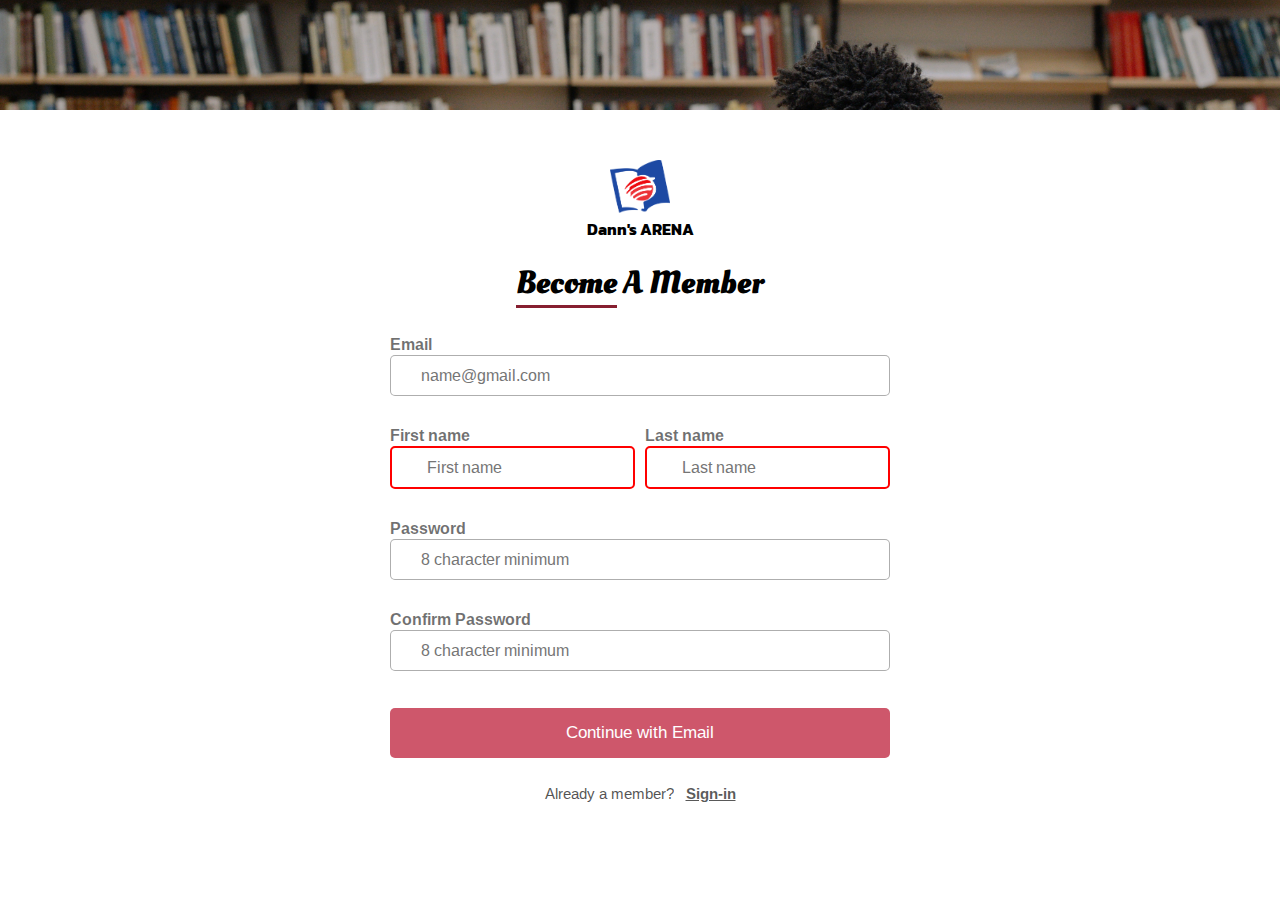
<file: index.html>
<!DOCTYPE html>
<html lang="en">
<head>
    <meta charset="UTF-8">
    <meta name="viewport" content="width=device-width, initial-scale=1.0">
    <title>signup</title>
    <link rel="stylesheet" href="sign-up.css">
   
    <link rel="preconnect" href="https://fonts.googleapis.com">
<link rel="preconnect" href="https://fonts.gstatic.com" crossorigin>
<link href="https://fonts.googleapis.com/css2?family=Alkatra&family=Arimo:wght@400;700&family=Bad+Script&family=Bebas+Neue&family=Cabin+Condensed&family=Caveat&family=Foldit:wght@100&family=Heebo:wght@200&family=Indie+Flower&family=Kanit:wght@300&family=Lato:wght@300&family=Marck+
Script&family=Montserrat:wght@100;200&family=Nunito:wght@200;300;400;600;800&family=Oleo+Script&family=Open+Sans:ital,wght@1,300&family=Oswald:wght@300;400&family=PT+Sans:ital,wght@0,400;0,700;1,400&family=Poppins&family=Roboto:ital,wght@0,100;0,300;0,400;0,500;0,900;1,100&family=Rubik+Pixels&family=Titillium+Web:ital,wght@0,300;0,700;1,400&display=swap" rel="stylesheet">
<link rel="stylesheet" href="https://unicons.iconscout.com/release/v4.0.8/css/line.css">
<script defer  src="sign.js"></script>
</head>
<body>
    <!-- <div class="loader_bg">
        <div class="loader">

        </div>
    </div> -->
    <div class="container">
        
        <div class="bg">

        </div>
        
        <form action="thanks.html"  id="form">
            <div class="mylogo">
                <img src="img/school.png" class="logo" alt="" width=60px /><h4 class="top">Dann's ARENA</h4>
                <h3 class="heading"><span class="bb">Become</span> a member</h3>
              </div>
              <div class="form-page">
                <div class="input-box other">
                    <label for="email">Email</label><br>
                    <input type="email" name="email" id="email" placeholder="name@gmail.com">

                </div>
                <div class="input-box flex-input">
                    <div class="fname">
                        <label for="fname">First name</label><br>
                        <input type="text" name="fname" id="fname" required placeholder="First name">

                    </div>
                    <div class="lname">
                        <label for="lname">Last name</label><br>
                        <input type="text" name="lname" id="lname" required placeholder="Last name">
                        
                    </div>
                </div>
                <div class="input-box other">
                    <label for="password">Password</label><br>
                    <input type="password" name="password" id="password" placeholder="8 character minimum">
                    
                </div>

                <div class="input-box other">
                    <label for="cpassword">Confirm Password</label><br>
                    <input type="password" name="cpassword" id="cpassword" placeholder="8 character minimum">
                    <p id="msg-box"></p>
                </div>

                <div class="submit">
                    <input type="submit" id="submit-btn" value="Continue with Email">
                </div>
                <div class="alt">
                    <h5>Already a member?<span>&nbsp; &nbsp;<a href="#">Sign-in</a></span></h5>
                </div>
              </div>
        </form>
    </div>
    <!-- <script src="https://smtpjs.com/v3/smtp.js"></script>
    <script>
        function sendEmail() {
            Email.send({
    Host : "smtp.elasticemail.com",
    Username : "chikeziec02@gmail.com",
    Password : 'biyw vniz yacc pzuv',
    To : 'chibueze.chikezie06@gmail.com ',
    From : document.getElementById('email').value,
    Subject : "New Contact Form Enquiry",
    Body : "And this is the body"
}).then(
  message => alert(message)
);
        }
    </script> -->

<script src="http://code.jquery.com/jquery-2.2.1.min.js"></script>
<script>
    setTimeout(function () {
        $('.loader_bg').fadeToggle();
    }, 5000);
</script>

</body>
</html>
</file>
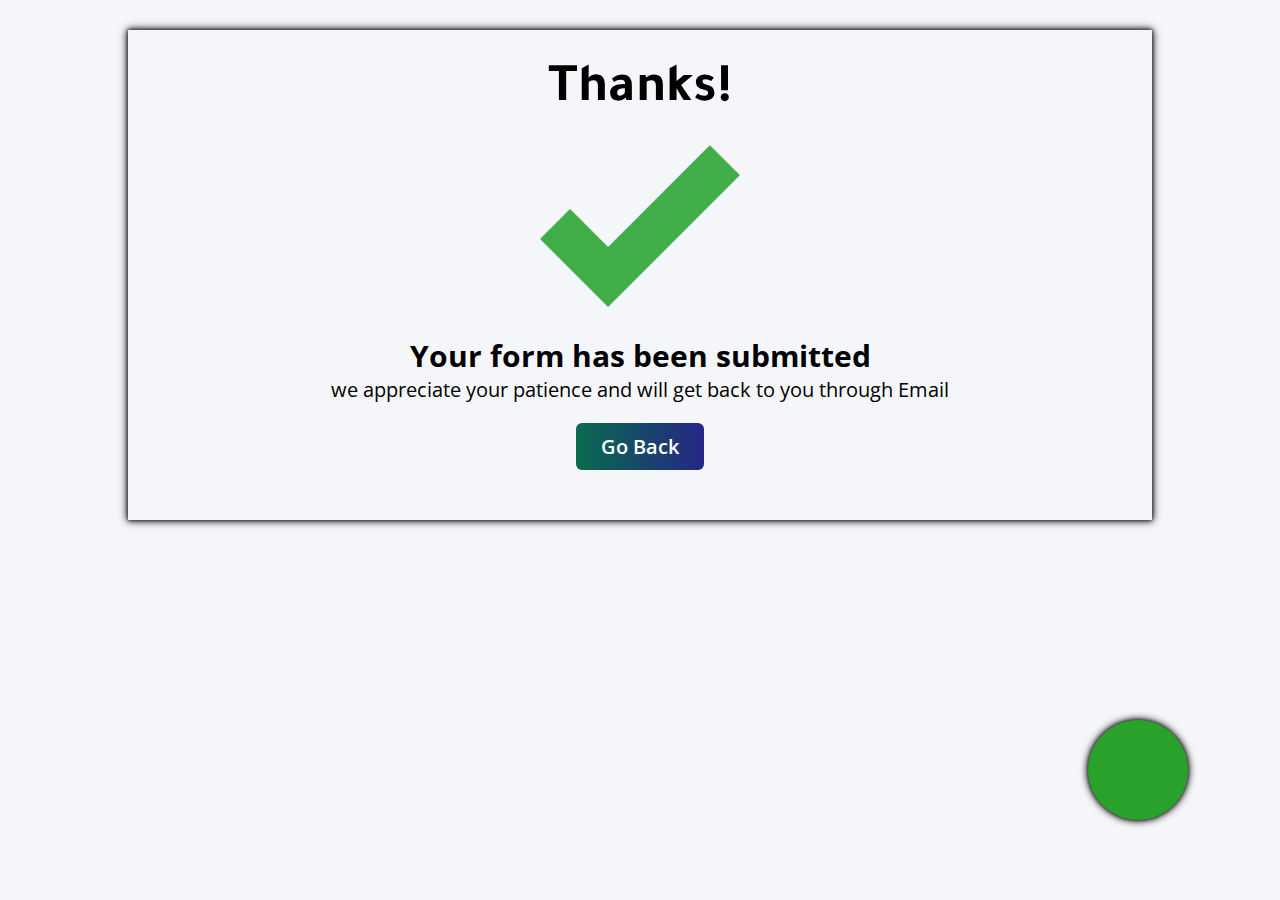
<file: thanks.html>
<!DOCTYPE html>
<html lang="en">
<head>
    <meta charset="UTF-8">
    <meta name="viewport" content="width=device-width, initial-scale=1.0">
    <title>Document</title>
    <link rel="preconnect" href="https://fonts.googleapis.com">
<link rel="preconnect" href="https://fonts.gstatic.com" crossorigin>
<link href="https://fonts.googleapis.com/css2?family=Alkatra&family=Arimo:wght@400;700&family=Bad+Script&family=Bebas+Neue&family=Cabin+Condensed&family=Caveat&family=Foldit:wght@100&family=Heebo:wght@200&family=IBM+Plex+Sans:ital,wght@1,500&family=Indie+Flower&family=Kanit:wght@300&family=Lato:wght@300&family=Marck+Script&family=Montserrat:wght@100;200&family=Nunito:wght@200;300;400;600;800&family=Oleo+Script&family=Open+Sans:ital,wght@1,300&family=Oswald:wght@300;400&family=PT+Sans:ital,wght@0,400;0,700;1,400&family=Poppins&family=Roboto:ital,wght@0,100;0,300;0,400;0,500;0,900;1,100&
family=Rubik+Pixels&family=Tajawal&family=Titillium+Web:ital,wght@0,300;0,700;1,400&display=swap" rel="stylesheet">
<link rel="stylesheet" href="https://unicons.iconscout.com/release/v4.0.8/css/line.css">
    <style>
        * {
            margin: 0;
            padding: 0;
            box-sizing: border-box;
            font-family: 'Open Sans', sans-serif;
            font-size: 20px;
            background-color: #f5f6fa;
        }
.containa{
    display: flex;
    align-items: center;
    justify-content: center;
    max-width: 80%;
    box-shadow: 0 0 3px #333,
    0 0 6px #333,
    0 0 9px #333;
    padding: 30px 15px;
    margin: 30px auto;
    background: #f5f6fa;  /* fallback for old browsers */
}
.main {
    text-align: center;
}
.th {
    font-size: 55px;
    font-family: 'Tajawal', sans-serif;
}
.hm {
    margin: 20px auto;
    padding: 10px 25px;
    cursor: pointer;
    border: none;
    border-radius: 6px;
    transition: .4s all;
    color: #fff;
    font-weight: 600;
    text-transform: capitalize;
    background: linear-gradient(to left, rgb(38, 38, 134), rgb(8, 107, 77));
}
.form {
    font-size: 30px;
}
.hm:hover {
    background: linear-gradient(to left,rgb(8, 107, 77), rgb(38, 38, 134) );
}
.loader_bg {
    position: fixed;
    z-index: 99999;
    background: #fff;
    width: 100%;
    height: 100%;
}
.loader {
    border: 0 solid transparent;
    border-radius: 50%;
    width: 150px;
    height: 150px;
    position: absolute;
    top: calc(50vh - 75px);
    left: calc(50vw - 75px);
    -webkit-border-radius: 50%;
    -moz-border-radius: 50%;
    -ms-border-radius: 50%;
    -o-border-radius: 50%;
}
.loader::before, .loader::after {
    content: '';
    border: 1em solid #ff5733;
    border-radius: 50%;
    width: inherit;
    height: inherit;
    position: absolute;
    top: 0;
    left: 0;
    animation: loader 2s linear infinite;
    opacity: 0;
    -webkit-border-radius: 50%;
    -moz-border-radius: 50%;
    -ms-border-radius: 50%;
    -o-border-radius: 50%;
    -webkit-animation: loader 2s linear infinite;
}
.loader::before {
    animation-delay: .5s;
}
@keyframes loader {
    0% {
        transform: scale(0);
        opacity: 0;
        -webkit-transform: scale(0);
        -moz-transform: scale(0);
        -ms-transform: scale(0);
        -o-transform: scale(0);
}
50% {
    opacity: 1;

}
100% {
    transform: scale(1);
    opacity: 0;
    -webkit-transform: scale(1);
    -moz-transform: scale(1);
    -ms-transform: scale(1);
    -o-transform: scale(1);
}
}
i {
    cursor: pointer;
    position: fixed;
    top: 80vh;
    left: 85%;
    font-size: 70px;
    width: 100px;
    color: #fff;
    height: 100px;
    box-shadow: 0 0 3px #333,
    0 0 6px #333,
    0 0 9px #333;
    text-align: center;
    border-radius: 50%;
    background-color: #2aa12a;
    animation: spin 2s linear infinite;
}
@keyframes spin {
0% {
    transform: scale(1);
}
50% {
    transform: scale(1.1);
}
100% {
    transform: scale(1);
}
}
@media (max-width: 650px) {
.success {
    width: 100px;
}
i {
    font-size: 40px;
    width: 60px;
    height: 60px;
    left: 75%;

}
}

    </style>
</head>
<body>
        
          <a href="https://wa.me/message/3NDUPN6OYYWIM1"><i id="wa" class="uil uil-comment"></i></a>
<!-- <img src="img/pngwing.com__8_-removebg-preview.png" width="70px" alt=""> -->
    <!-- <div class="loader_bg">
        <div class="loader">

        </div>
    </div> -->
    <div class="containa">
        <div class="main">
<h3 class="form"><span class="th">Thanks!</span> <br> <img src="img/pngwing.com (6).png" class="success" width="200px" alt=""> <br> Your form has been submitted</h3>
<p>we appreciate your patience and will get back to you through Email</p>
<a href="#"><button class="hm">Go Back</button></a>
</div>
    </div>


    <script src="http://code.jquery.com/jquery-2.2.1.min.js"></script>
<script>
    setTimeout(function () {
        $('.loader_bg').fadeToggle();
    }, 5000);
</script>
</body>
</html>
</file>
<file: sign-up.css>
* {
    box-sizing: border-box;
    margin: 0;
    padding: 0;
    background-color: #fff;
    /* background-color: rgb(213, 221, 238); */
    font-family: 'Arimo', sans-serif;
}
.container form {
margin-top: 50px;
}
.top {
    font-family: 'Kanit', sans-serif;
}
.mylogo {
    text-align: center;
}
.bg {
    height: 110px;
    width: 100%;
    background-color: #ce576b;
    background-image: url(img/bg2.jpg);
    background-position: center;
    background-repeat: no-repeat;
    background-size: cover;
}
.heading {
font-family: 'Oleo Script', cursive;
    margin-top: 20px;
    font-size: 32px;
    text-transform: capitalize;
}
.heading .bb {
    font-family: 'Oleo Script', cursive;
    
    border-bottom: 3px solid #861f30;
   
}
.heading::marker {
    color: #a5384a;
}
.form-page {
    padding: 15px;
    display: flex;
    flex-direction: column;
    align-items: center;
    justify-content: center;
}
.form-page .input-box {
width: 500px;
margin: 15px auto;
}
.form-page .other input {
    font-size: 16px;
    width: 100%;
    padding: 10px 30px;
    outline: none;
    border-radius: 5px;
    border: 1px solid #0f0f0f56;
}
.form-page .other input:hover, .form-page  .flex-input input:hover {
    border: 1px solid #000;
}
.form-page .other input:focus, .form-page  .flex-input input:focus {
    border:2px solid #383894;
}
.form-page  .flex-input {
    display: flex;
    gap: 10px;
}
.form-page  .flex-input input {
    font-size: 16px;
    width: 100%;
    padding: 10px 35px;
    outline: none;
    border: 1px solid #0f0f0f56;
    border-radius: 5px;
    -webkit-border-radius: 5px;
    -moz-border-radius: 5px;
    -ms-border-radius: 5px;
    -o-border-radius: 5px;
}

.submit input {
    margin: 17px auto;
    width: 500px;
    cursor: pointer;
    padding: 15px 30px;
    outline: 0;
    border: none;
    font-size: 17px;
    transition: .4s;
    color: #fff;
    background-color: #ce576b;
    border-radius: 5px;
    -webkit-border-radius: 5px;
    -moz-border-radius: 5px;
    -ms-border-radius: 5px;
    -o-border-radius: 5px;
    -webkit-transition: .4s;
    -moz-transition: .4s;
    -ms-transition: .4s;
    -o-transition: .4s;
}
.submit input:hover {
    background-color: #a5384a;
}
@media (max-width: 650px) {
    .form-page .input-box {
        width: 280px;
    }
    .submit input {
        width: 280px;
    }
}
label {
    font-weight: 600;
    color: #0f0f0f98;
}
.alt {
    margin: 10px auto;
}
.alt h5 {
    font-size: 15px;
    font-weight: 400;
    color: #0f0f0fb9;
}
.alt h5 span a {
color: #0f0f0fb0;
font-weight: 600;
}
input[type=text]:invalid {
    border:2px solid red;
    }
    input[type=password]:invalid {
        border:2px solid red;
        }
   
input[type=email]:invalid {
    border: 2px solid red;
} 

input[type=password]:invalid {
    border: 2px solid red;
} 
#msg-box {
    margin: 5px auto;
    color: #ff0000;
}
.loader_bg {
    position: fixed;
    z-index: 99999;
    background: #fff;
    width: 100%;
    height: 100%;
}
.loader {
    border: 0 solid transparent;
    border-radius: 50%;
    width: 150px;
    height: 150px;
    position: absolute;
    top: calc(50vh - 75px);
    left: calc(50vw - 75px);
    -webkit-border-radius: 50%;
    -moz-border-radius: 50%;
    -ms-border-radius: 50%;
    -o-border-radius: 50%;
}
.loader::before, .loader::after {
    content: '';
    border: 1em solid #ff5733;
    border-radius: 50%;
    width: inherit;
    height: inherit;
    position: absolute;
    top: 0;
    left: 0;
    animation: loader 2s linear infinite;
    opacity: 0;
    -webkit-border-radius: 50%;
    -moz-border-radius: 50%;
    -ms-border-radius: 50%;
    -o-border-radius: 50%;
    -webkit-animation: loader 2s linear infinite;
}
.loader::before {
    animation-delay: .5s;
}
@keyframes loader {
    0% {
        transform: scale(0);
        opacity: 0;
        -webkit-transform: scale(0);
        -moz-transform: scale(0);
        -ms-transform: scale(0);
        -o-transform: scale(0);
}
50% {
    opacity: 1;

}
100% {
    transform: scale(1);
    opacity: 0;
    -webkit-transform: scale(1);
    -moz-transform: scale(1);
    -ms-transform: scale(1);
    -o-transform: scale(1);
}
}
</file>
